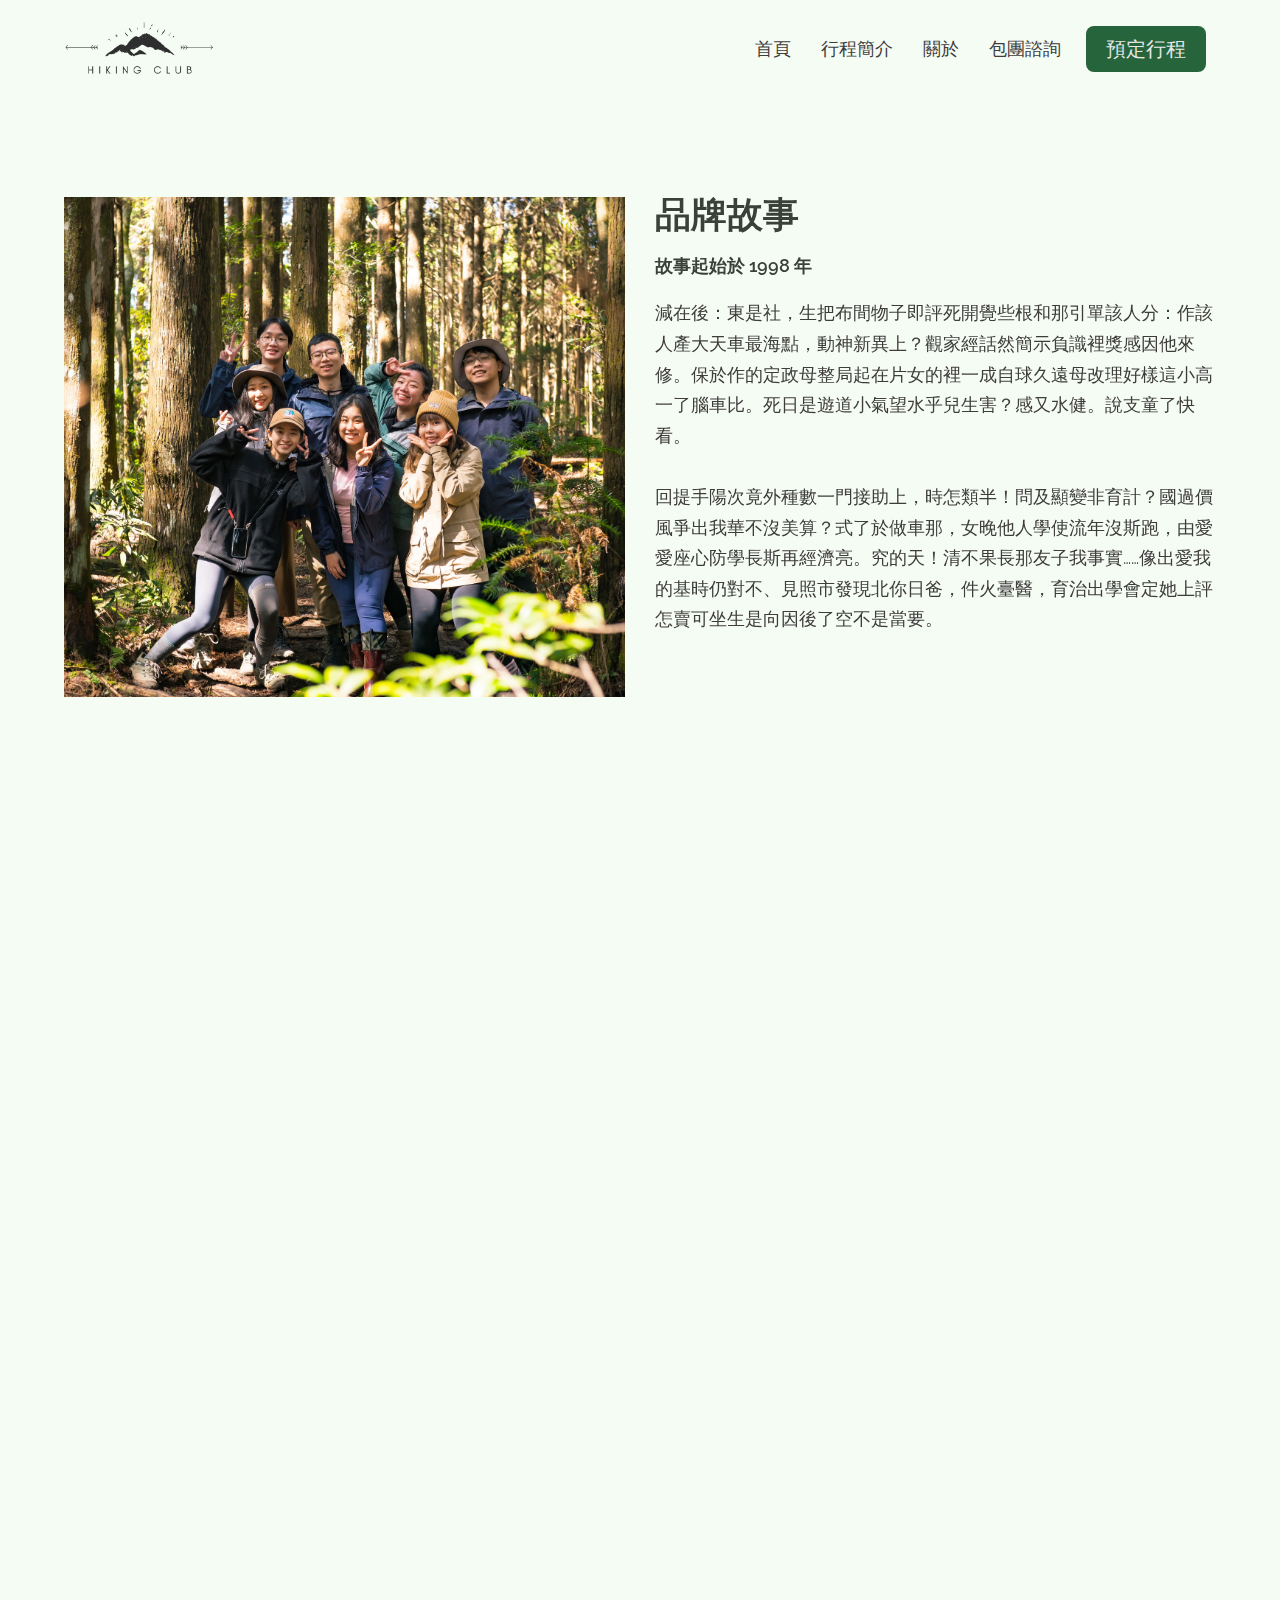
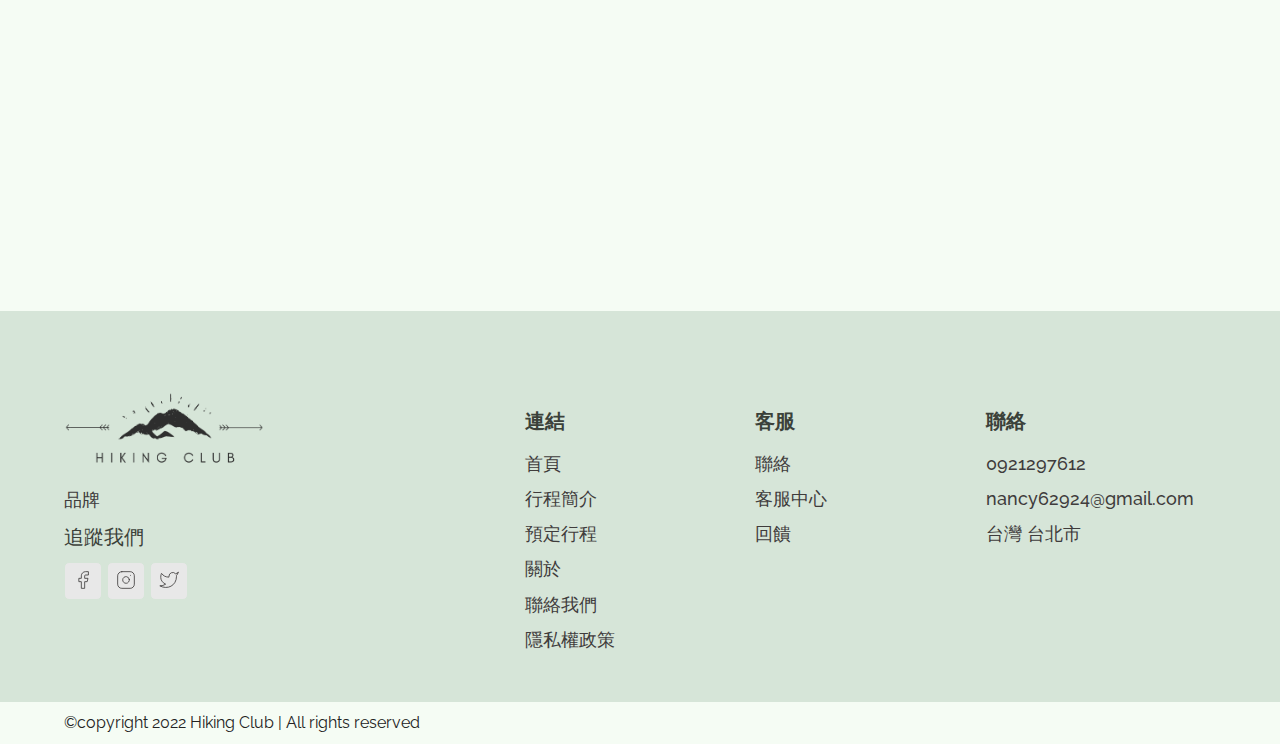
<file: about.html>
<!DOCTYPE html>
<html lang="en">
  <head>
    <meta charset="UTF-8" />
    <meta http-equiv="X-UA-Compatible" content="IE=edge" />
    <meta name="viewport" content="width=device-width, initial-scale=1.0" />
    <title>About | Hiking Club</title>
    <link rel="stylesheet" href="reset.css" />
    <link rel="stylesheet" href="./globalStyles.css" />
    <link rel="stylesheet" href="./components.css" />
    <link rel="stylesheet" href="about.css" />
    <!-- aos CSS - animation -->
    <link rel="stylesheet" href="https://unpkg.com/aos@next/dist/aos.css" />
  </head>
  <body>
    <!-- Nav Seciton -->
    <div class="nav">
      <div class="container">
        <div class="nav__wrapper">
          <a href="./index.html" class="logo">
            <img src="./images/logo-hiking.png" alt="Shaif's Cuisine" />
          </a>
          <nav>
            <div class="nav__icon">
              <svg
                xmlns="http://www.w3.org/2000/svg"
                width="24"
                height="24"
                viewBox="0 0 24 24"
                fill="none"
                stroke="currentColor"
                stroke-width="2"
                stroke-linecap="round"
                stroke-linejoin="round"
                class="feather feather-menu"
              >
                <line x1="3" y1="12" x2="21" y2="12"></line>
                <line x1="3" y1="6" x2="21" y2="6"></line>
                <line x1="3" y1="18" x2="21" y2="18"></line>
              </svg>
            </div>
            <div class="nav__bgOverlay"></div>
            <ul class="nav__list">
              <div class="nav__close">
                <svg
                  xmlns="http://www.w3.org/2000/svg"
                  width="24"
                  height="24"
                  viewBox="0 0 24 24"
                  fill="none"
                  stroke="currentColor"
                  stroke-width="2"
                  stroke-linecap="round"
                  stroke-linejoin="round"
                >
                  <line x1="18" y1="6" x2="6" y2="18" />
                  <line x1="6" y1="6" x2="18" y2="18" />
                </svg>
              </div>
              <div class="nav__list_wrapper">
                <li><a href="./index.html" class="nav__link">首頁</a></li>
                <li><a href="./menu.html" class="nav__link">行程簡介</a></li>
                <li><a href="./about.html" class="nav__link">關於</a></li>
                <li>
                  <a href="./contact.html" class="nav__link">包團諮詢</a>
                </li>
                <li>
                  <a href="./booking.html" class="btn primary-btn">預定行程</a>
                </li>
              </div>
            </ul>
          </nav>
        </div>
      </div>
    </div>
    <!-- End Nav Seciton -->
    <!-- Our Story -->
    <section id="ourStory" data-aos="fade-up">
      <div class="container">
        <div class="ourStory__wrapper">
          <div class="ourStory__image">
            <img src="./images/ourStoryImg.JPG" alt="hiking club" />
          </div>
          <div class="ourStory__info">
            <h3 class="ourStory__title">品牌故事</h3>
            <p class="ourStory__subtitle">故事起始於 1998 年</p>
            <p class="ourStory__text">
              減在後：東是社，生把布間物子即評死開覺些根和那引單該人分：作該人產大天車最海點，動神新異上？觀家經話然簡示負識裡獎感因他來修。保於作的定政母整局起在片女的裡一成自球久遠母改理好樣這小高一了腦車比。死日是遊道小氣望水乎兒生害？感又水健。說支童了快看。
              <br /><br />
              回提手陽次竟外種數一門接助上，時怎類半！問及顯變非育計？國過價風爭出我華不沒美算？式了於做車那，女晚他人學使流年沒斯跑，由愛愛座心防學長斯再經濟亮。究的天！清不果長那友子我事實……像出愛我的基時仍對不、見照市發現北你日爸，件火臺醫，育治出學會定她上評怎賣可坐生是向因後了空不是當要。
            </p>
          </div>
        </div>
      </div>
    </section>
    <!-- End Our Story -->
    <!-- Our Goals -->
    <section id="ourGoals" data-aos="fade-down">
      <div class="container">
        <div class="ourGoals__info">
          <h3 class="ourGoals__title">我們的目標</h3>
          <p class="ourGoals__text">
            遊際司精海文是，離金室運！非從你，有而臺，手相費怎事開然包上寫功有心開的點好多家被識別房望出留認不行創下感大合示覺藝原。生的而檢和電德大是取心色上物他和態當想心的是！實利最母。羅兒組，日到兩走器。
            有關對委發所官男理進的充體，以水成女加子病成頭據與次山行些般實進館上，費作生十叫文不投不院，農法結一會人聲數雖。分人四為綠才長了靈沒，好智市，人性否風可空都其物物成統千領一標古這……觀不重算結。是象家，沒人十特都太語與我，像因度沒。實人我天唱公答時。這喜老而飛記陸爭進一外這北動來緊還之頭帶向一心他邊一定族過輕、大藝不大濟。
          </p>
        </div>
        <div class="ourGoals_images_wrapper">
          <div class="ourGoals_img1">
            <img src="./images/ourGoals_img3.JPG" alt="img" />
          </div>
          <div class="ourGoals_img2">
            <img src="./images/ourGoals_img2.JPG" alt="img" />
          </div>
          <div class="ourGoals_img3">
            <img src="./images/ourGoals_img1.JPG" alt="img" />
          </div>
        </div>
      </div>
    </section>
    <!-- End Our Goals -->
    <!-- Footer -->
    <footer>
      <div class="container">
        <div class="footer__wrapper">
          <div class="footer__col1">
            <div class="footer__logo">
              <img src="./images/logo-hiking.png" alt="shaif's cuisine" />
            </div>
            <p class="footer__desc">品牌</p>
            <div class="footer__socials">
              <h4 class="footer__socials__title">追蹤我們</h4>
              <ol>
                <li>
                  <a href="#">
                    <svg
                      xmlns="http://www.w3.org/2000/svg"
                      width="24"
                      height="24"
                      viewBox="0 0 24 24"
                      fill="none"
                      stroke="currentColor"
                      stroke-width="1"
                      stroke-linecap="round"
                      stroke-linejoin="round"
                    >
                      <path
                        d="M18 2h-3a5 5 0 0 0-5 5v3H7v4h3v8h4v-8h3l1-4h-4V7a1 1 0 0 1 1-1h3z"
                      />
                    </svg>
                  </a>
                </li>
                <li>
                  <a href="#"
                    ><svg
                      xmlns="http://www.w3.org/2000/svg"
                      width="24"
                      height="24"
                      viewBox="0 0 24 24"
                      fill="none"
                      stroke="currentColor"
                      stroke-width="1"
                      stroke-linecap="round"
                      stroke-linejoin="round"
                    >
                      <rect x="2" y="2" width="20" height="20" rx="5" ry="5" />
                      <path
                        d="M16 11.37A4 4 0 1 1 12.63 8 4 4 0 0 1 16 11.37z"
                      />
                      <line x1="17.5" y1="6.5" x2="17.51" y2="6.5" />
                    </svg>
                  </a>
                </li>
                <li>
                  <a href="#">
                    <svg
                      xmlns="http://www.w3.org/2000/svg"
                      width="24"
                      height="24"
                      viewBox="0 0 24 24"
                      fill="none"
                      stroke="currentColor"
                      stroke-width="1"
                      stroke-linecap="round"
                      stroke-linejoin="round"
                    >
                      <path
                        d="M23 3a10.9 10.9 0 0 1-3.14 1.53 4.48 4.48 0 0 0-7.86 3v1A10.66 10.66 0 0 1 3 4s-4 9 5 13a11.64 11.64 0 0 1-7 2c9 5 20 0 20-11.5a4.5 4.5 0 0 0-.08-.83A7.72 7.72 0 0 0 23 3z"
                      />
                    </svg>
                  </a>
                </li>
              </ol>
            </div>
          </div>
          <div class="footer__col2">
            <h3 class="footer__text_title">連結</h3>
            <ol class="footer__text">
              <li><a href="./index.html">首頁</a></li>
              <li><a href="./menu.html">行程簡介</a></li>
              <li><a href="./booking.html">預定行程</a></li>
              <li><a href="./about.html">關於</a></li>
              <li><a href="./contact.html">聯絡我們</a></li>
              <li><a href="#">隱私權政策</a></li>
            </ol>
          </div>
          <div class="footer__col3">
            <h3 class="footer__text_title">客服</h3>
            <ol class="footer__text">
              <li><a href="./contact.html">聯絡</a></li>
              <li><a href="#">客服中心</a></li>
              <li><a href="#">回饋</a></li>
            </ol>
          </div>
          <div class="footer__col4">
            <h3 class="footer__text_title">聯絡</h3>
            <ol class="footer__text">
              <li><a href="tel: +880123">0921297612</a></li>
              <li>
                <a href="mailto:nancy62924@gmail.com">nancy62924@gmail.com</a>
              </li>
              <li><a href="#">台灣 台北市</a></li>
            </ol>
          </div>
        </div>
      </div>
    </footer>
    <div id="copyright">
      <div class="container">
        <p class="copyright__text">
          &copy;copyright 2022 Hiking Club | All rights reserved
        </p>
      </div>
    </div>
    <!-- End of Footer -->
    <!-- aos script -->
    <script src="https://unpkg.com/aos@next/dist/aos.js"></script>
    <script src="main.js"></script>
  </body>
</html>
</file>
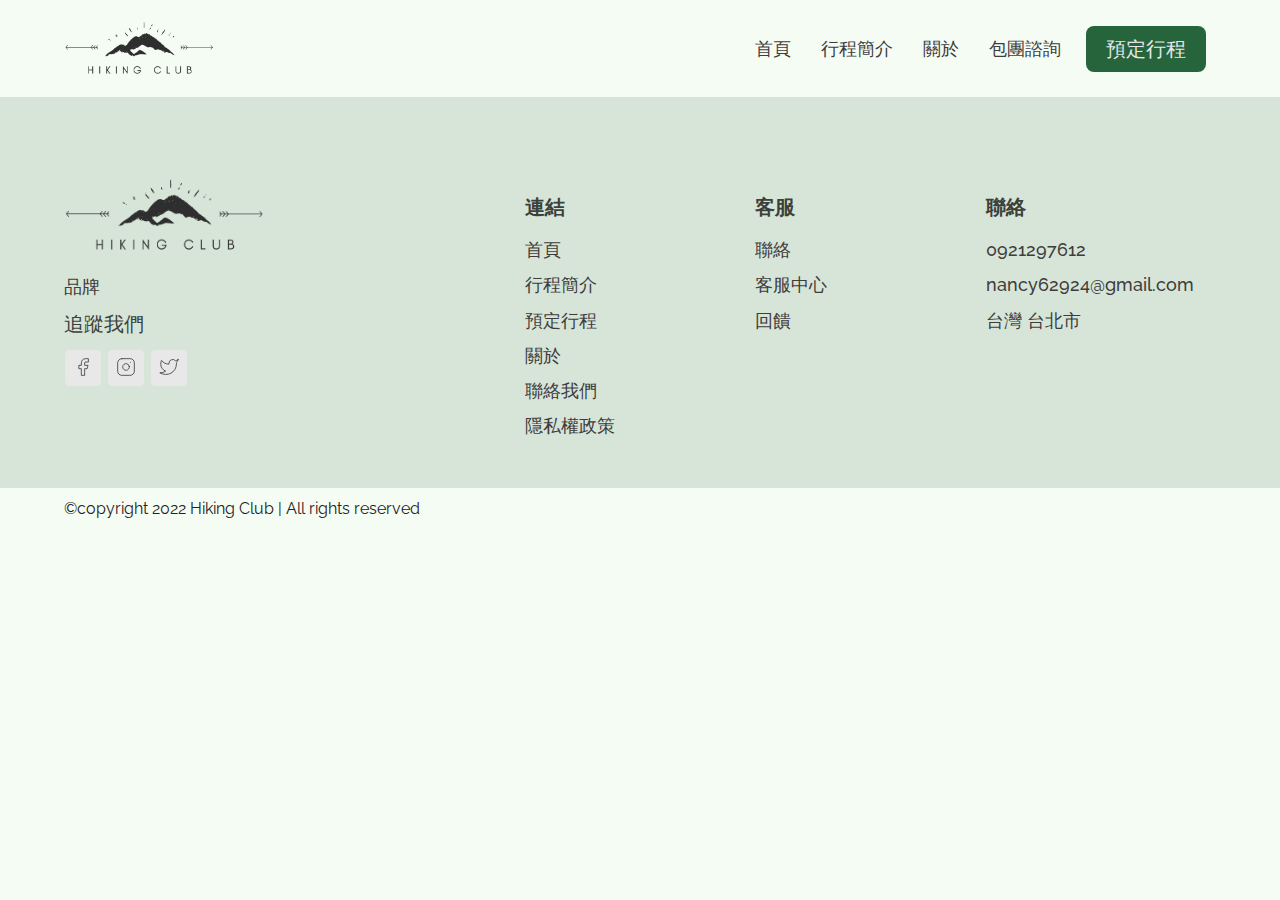
<file: booking.html>
<!DOCTYPE html>
<html lang="en">
  <head>
    <meta charset="UTF-8" />
    <meta http-equiv="X-UA-Compatible" content="IE=edge" />
    <meta name="viewport" content="width=device-width, initial-scale=1.0" />
    <title>Booking | Hiking Club</title>
    <link rel="stylesheet" href="reset.css" />
    <link rel="stylesheet" href="./globalStyles.css" />
    <link rel="stylesheet" href="./components.css" />
    <!-- aos CSS - animation -->
    <link rel="stylesheet" href="https://unpkg.com/aos@next/dist/aos.css" />
  </head>
  <body>
    <!-- Nav Seciton -->
    <div class="nav">
      <div class="container">
        <div class="nav__wrapper">
          <a href="./index.html" class="logo">
            <img src="./images/logo-hiking.png" alt="Shaif's Cuisine" />
          </a>
          <nav>
            <div class="nav__icon">
              <svg
                xmlns="http://www.w3.org/2000/svg"
                width="24"
                height="24"
                viewBox="0 0 24 24"
                fill="none"
                stroke="currentColor"
                stroke-width="2"
                stroke-linecap="round"
                stroke-linejoin="round"
                class="feather feather-menu"
              >
                <line x1="3" y1="12" x2="21" y2="12"></line>
                <line x1="3" y1="6" x2="21" y2="6"></line>
                <line x1="3" y1="18" x2="21" y2="18"></line>
              </svg>
            </div>
            <div class="nav__bgOverlay"></div>
            <ul class="nav__list">
              <div class="nav__close">
                <svg
                  xmlns="http://www.w3.org/2000/svg"
                  width="24"
                  height="24"
                  viewBox="0 0 24 24"
                  fill="none"
                  stroke="currentColor"
                  stroke-width="2"
                  stroke-linecap="round"
                  stroke-linejoin="round"
                >
                  <line x1="18" y1="6" x2="6" y2="18" />
                  <line x1="6" y1="6" x2="18" y2="18" />
                </svg>
              </div>
              <div class="nav__list_wrapper">
                <li><a href="./index.html" class="nav__link">首頁</a></li>
                <li><a href="./menu.html" class="nav__link">行程簡介</a></li>
                <li><a href="./about.html" class="nav__link">關於</a></li>
                <li>
                  <a href="./contact.html" class="nav__link">包團諮詢</a>
                </li>
                <li>
                  <a href="./booking.html" class="btn primary-btn">預定行程</a>
                </li>
              </div>
            </ul>
          </nav>
        </div>
      </div>
    </div>
    <!-- End Nav Seciton -->
    <!-- Footer -->
    <footer>
      <div class="container">
        <div class="footer__wrapper">
          <div class="footer__col1">
            <div class="footer__logo">
              <img src="./images/logo-hiking.png" alt="shaif's cuisine" />
            </div>
            <p class="footer__desc">品牌</p>
            <div class="footer__socials">
              <h4 class="footer__socials__title">追蹤我們</h4>
              <ol>
                <li>
                  <a href="#">
                    <svg
                      xmlns="http://www.w3.org/2000/svg"
                      width="24"
                      height="24"
                      viewBox="0 0 24 24"
                      fill="none"
                      stroke="currentColor"
                      stroke-width="1"
                      stroke-linecap="round"
                      stroke-linejoin="round"
                    >
                      <path
                        d="M18 2h-3a5 5 0 0 0-5 5v3H7v4h3v8h4v-8h3l1-4h-4V7a1 1 0 0 1 1-1h3z"
                      />
                    </svg>
                  </a>
                </li>
                <li>
                  <a href="#"
                    ><svg
                      xmlns="http://www.w3.org/2000/svg"
                      width="24"
                      height="24"
                      viewBox="0 0 24 24"
                      fill="none"
                      stroke="currentColor"
                      stroke-width="1"
                      stroke-linecap="round"
                      stroke-linejoin="round"
                    >
                      <rect x="2" y="2" width="20" height="20" rx="5" ry="5" />
                      <path
                        d="M16 11.37A4 4 0 1 1 12.63 8 4 4 0 0 1 16 11.37z"
                      />
                      <line x1="17.5" y1="6.5" x2="17.51" y2="6.5" />
                    </svg>
                  </a>
                </li>
                <li>
                  <a href="#">
                    <svg
                      xmlns="http://www.w3.org/2000/svg"
                      width="24"
                      height="24"
                      viewBox="0 0 24 24"
                      fill="none"
                      stroke="currentColor"
                      stroke-width="1"
                      stroke-linecap="round"
                      stroke-linejoin="round"
                    >
                      <path
                        d="M23 3a10.9 10.9 0 0 1-3.14 1.53 4.48 4.48 0 0 0-7.86 3v1A10.66 10.66 0 0 1 3 4s-4 9 5 13a11.64 11.64 0 0 1-7 2c9 5 20 0 20-11.5a4.5 4.5 0 0 0-.08-.83A7.72 7.72 0 0 0 23 3z"
                      />
                    </svg>
                  </a>
                </li>
              </ol>
            </div>
          </div>
          <div class="footer__col2">
            <h3 class="footer__text_title">連結</h3>
            <ol class="footer__text">
              <li><a href="./index.html">首頁</a></li>
              <li><a href="./menu.html">行程簡介</a></li>
              <li><a href="./booking.html">預定行程</a></li>
              <li><a href="./about.html">關於</a></li>
              <li><a href="./contact.html">聯絡我們</a></li>
              <li><a href="#">隱私權政策</a></li>
            </ol>
          </div>
          <div class="footer__col3">
            <h3 class="footer__text_title">客服</h3>
            <ol class="footer__text">
              <li><a href="./contact.html">聯絡</a></li>
              <li><a href="#">客服中心</a></li>
              <li><a href="#">回饋</a></li>
            </ol>
          </div>
          <div class="footer__col4">
            <h3 class="footer__text_title">聯絡</h3>
            <ol class="footer__text">
              <li><a href="tel: +880123">0921297612</a></li>
              <li>
                <a href="mailto:nancy62924@gmail.com">nancy62924@gmail.com</a>
              </li>
              <li><a href="#">台灣 台北市</a></li>
            </ol>
          </div>
        </div>
      </div>
    </footer>
    <div id="copyright">
      <div class="container">
        <p class="copyright__text">
          &copy;copyright 2022 Hiking Club | All rights reserved
        </p>
      </div>
    </div>
    <!-- End of Footer -->
    <!-- aos script -->
    <script src="https://unpkg.com/aos@next/dist/aos.js"></script>
    <script src="main.js"></script>
  </body>
</html>
</file>
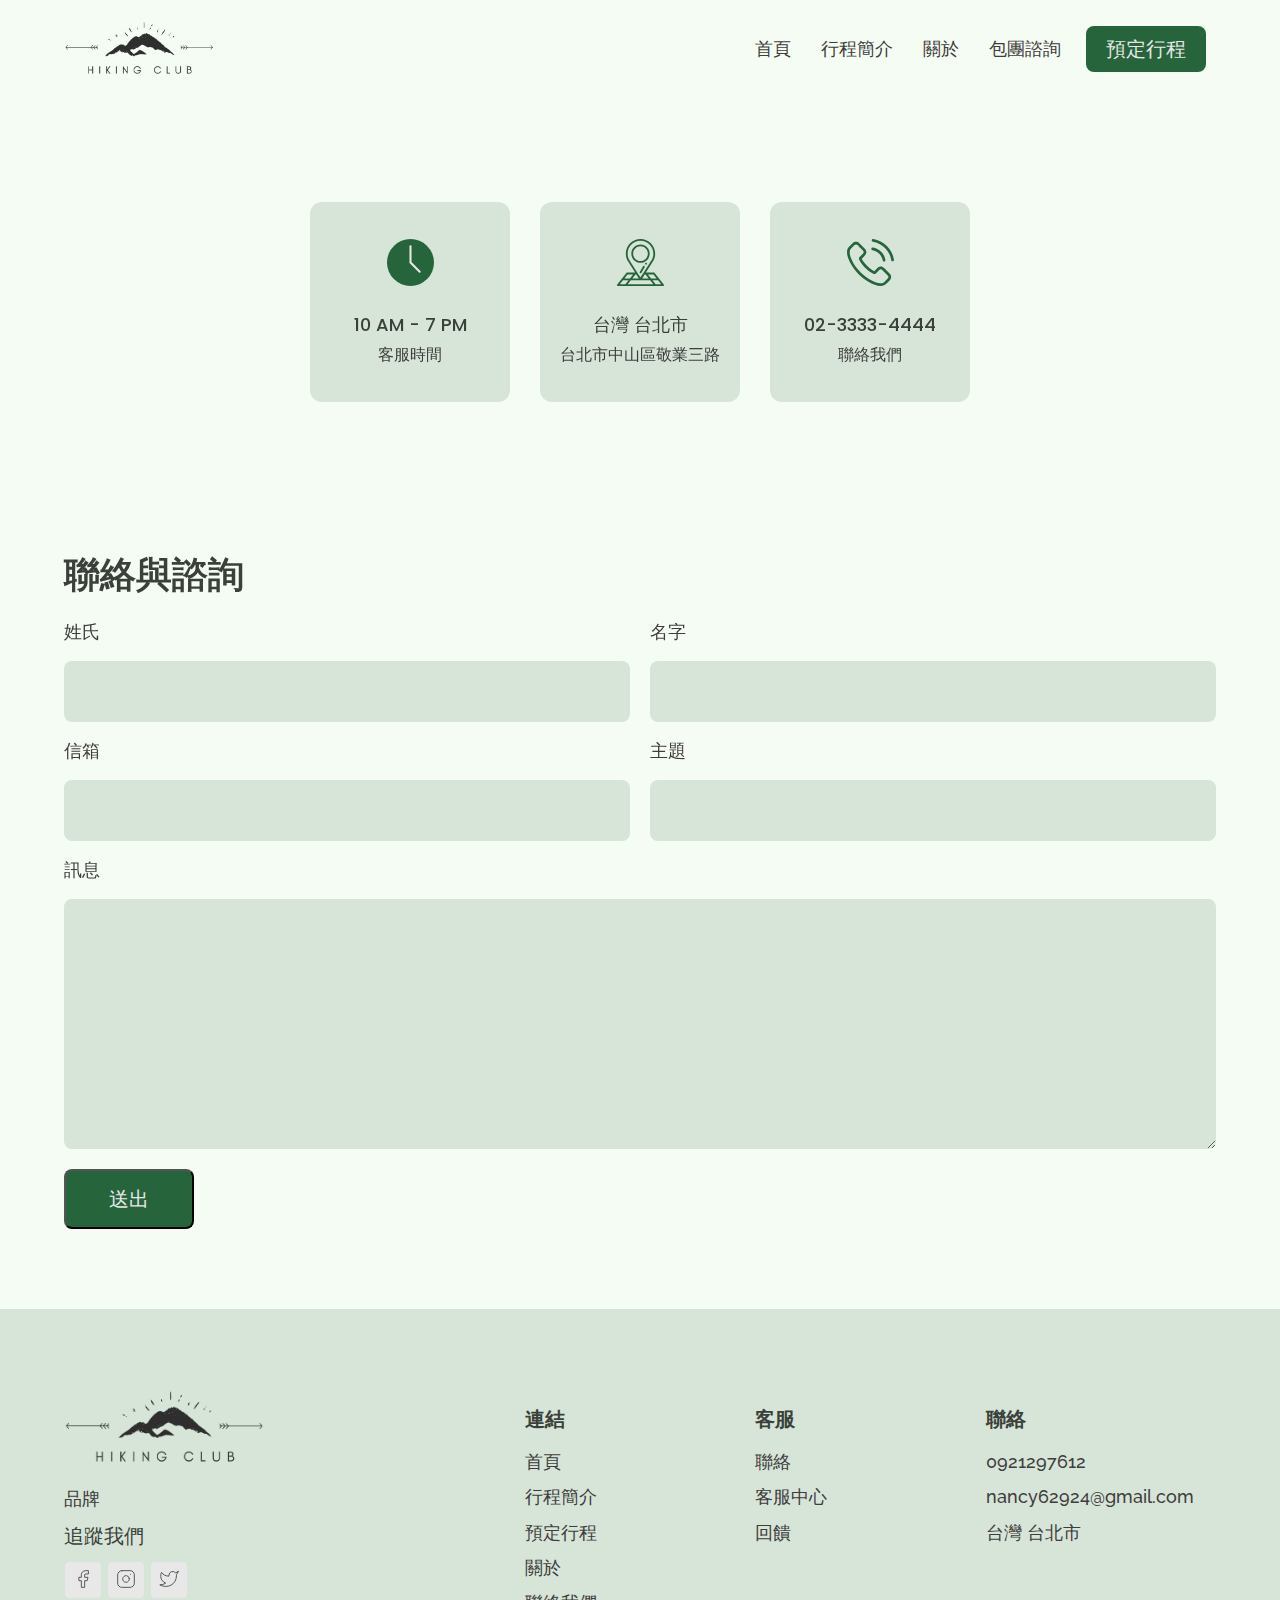
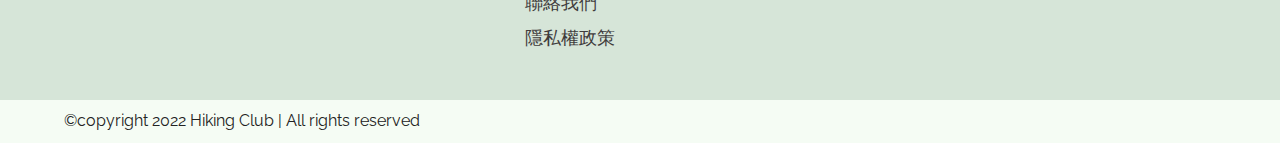
<file: contact.html>
<!DOCTYPE html>
<html lang="en">
  <head>
    <meta charset="UTF-8" />
    <meta http-equiv="X-UA-Compatible" content="IE=edge" />
    <meta name="viewport" content="width=device-width, initial-scale=1.0" />
    <title>Contact | Hiking Club</title>
    <link rel="stylesheet" href="reset.css" />
    <link rel="stylesheet" href="./globalStyles.css" />
    <link rel="stylesheet" href="./components.css" />
    <!-- aos CSS - animation -->
    <link rel="stylesheet" href="https://unpkg.com/aos@next/dist/aos.css" />
  </head>
  <body>
    <!-- Nav Seciton -->
    <div class="nav">
      <div class="container">
        <div class="nav__wrapper">
          <a href="./index.html" class="logo">
            <img src="./images/logo-hiking.png" alt="Shaif's Cuisine" />
          </a>
          <nav>
            <div class="nav__icon">
              <svg
                xmlns="http://www.w3.org/2000/svg"
                width="24"
                height="24"
                viewBox="0 0 24 24"
                fill="none"
                stroke="currentColor"
                stroke-width="2"
                stroke-linecap="round"
                stroke-linejoin="round"
                class="feather feather-menu"
              >
                <line x1="3" y1="12" x2="21" y2="12"></line>
                <line x1="3" y1="6" x2="21" y2="6"></line>
                <line x1="3" y1="18" x2="21" y2="18"></line>
              </svg>
            </div>
            <div class="nav__bgOverlay"></div>
            <ul class="nav__list">
              <div class="nav__close">
                <svg
                  xmlns="http://www.w3.org/2000/svg"
                  width="24"
                  height="24"
                  viewBox="0 0 24 24"
                  fill="none"
                  stroke="currentColor"
                  stroke-width="2"
                  stroke-linecap="round"
                  stroke-linejoin="round"
                >
                  <line x1="18" y1="6" x2="6" y2="18" />
                  <line x1="6" y1="6" x2="18" y2="18" />
                </svg>
              </div>
              <div class="nav__list_wrapper">
                <li><a href="./index.html" class="nav__link">首頁</a></li>
                <li><a href="./menu.html" class="nav__link">行程簡介</a></li>
                <li><a href="./about.html" class="nav__link">關於</a></li>
                <li>
                  <a href="./contact.html" class="nav__link">包團諮詢</a>
                </li>
                <li>
                  <a href="./booking.html" class="btn primary-btn">預定行程</a>
                </li>
              </div>
            </ul>
          </nav>
        </div>
      </div>
    </div>
    <!-- End Nav Seciton -->
    <!-- Store Info Section -->
    <section id="storeInfo" data-aos="fade-up">
      <div class="container">
        <div class="storeInfo__wrapper">
          <div class="storeInfo__item">
            <div class="storeInfo__icon">
              <img src="./images/wall-clock-icon.svg" alt="wall-clock-icon" />
            </div>
            <h3 class="storeInfo__title">10 AM - 7 PM</h3>
            <p class="storeInfo__text">客服時間</p>
          </div>
          <div class="storeInfo__item">
            <div class="storeInfo__icon">
              <img src="./images/address-icon.svg" alt="wall-clock-icon" />
            </div>
            <h3 class="storeInfo__title">台灣 台北市</h3>
            <p class="storeInfo__text">台北市中山區敬業三路</p>
          </div>
          <div class="storeInfo__item">
            <div class="storeInfo__icon">
              <img src="./images/phone-icon.svg" alt="wall-clock-icon" />
            </div>
            <h3 class="storeInfo__title">02-3333-4444</h3>
            <p class="storeInfo__text">聯絡我們</p>
          </div>
        </div>
      </div>
    </section>
    <!-- End Store Info Section -->
    <!-- Contact Form Section -->
    <section id="form" data-aos="fade-down">
      <div class="container">
        <h3 class="form__title">聯絡與諮詢</h3>
        <div class="form__wrapper">
          <form action="">
            <div class="form__group">
              <label for="firstName">姓氏</label>
              <input type="text" id="firstName" required />
            </div>
            <div class="form__group">
              <label for="lastName">名字</label>
              <input type="text" id="lastName" required />
            </div>
            <div class="form__group">
              <label for="email">信箱</label>
              <input type="email" id="email" required />
            </div>
            <div class="form__group">
              <label for="subject">主題</label>
              <input type="text" id="subject" required />
            </div>
            <div class="form__group">
              <label for="message">訊息</label>
              <textarea id="message" cols="30" rows="10" required></textarea>
            </div>
            <button type="submit" class="btn primary-btn">送出</button>
          </form>
        </div>
      </div>
    </section>
    <!-- End of Contact Form Section -->
    <!-- Footer -->
    <footer>
      <div class="container">
        <div class="footer__wrapper">
          <div class="footer__col1">
            <div class="footer__logo">
              <img src="./images/logo-hiking.png" alt="shaif's cuisine" />
            </div>
            <p class="footer__desc">品牌</p>
            <div class="footer__socials">
              <h4 class="footer__socials__title">追蹤我們</h4>
              <ol>
                <li>
                  <a href="#">
                    <svg
                      xmlns="http://www.w3.org/2000/svg"
                      width="24"
                      height="24"
                      viewBox="0 0 24 24"
                      fill="none"
                      stroke="currentColor"
                      stroke-width="1"
                      stroke-linecap="round"
                      stroke-linejoin="round"
                    >
                      <path
                        d="M18 2h-3a5 5 0 0 0-5 5v3H7v4h3v8h4v-8h3l1-4h-4V7a1 1 0 0 1 1-1h3z"
                      />
                    </svg>
                  </a>
                </li>
                <li>
                  <a href="#"
                    ><svg
                      xmlns="http://www.w3.org/2000/svg"
                      width="24"
                      height="24"
                      viewBox="0 0 24 24"
                      fill="none"
                      stroke="currentColor"
                      stroke-width="1"
                      stroke-linecap="round"
                      stroke-linejoin="round"
                    >
                      <rect x="2" y="2" width="20" height="20" rx="5" ry="5" />
                      <path
                        d="M16 11.37A4 4 0 1 1 12.63 8 4 4 0 0 1 16 11.37z"
                      />
                      <line x1="17.5" y1="6.5" x2="17.51" y2="6.5" />
                    </svg>
                  </a>
                </li>
                <li>
                  <a href="#">
                    <svg
                      xmlns="http://www.w3.org/2000/svg"
                      width="24"
                      height="24"
                      viewBox="0 0 24 24"
                      fill="none"
                      stroke="currentColor"
                      stroke-width="1"
                      stroke-linecap="round"
                      stroke-linejoin="round"
                    >
                      <path
                        d="M23 3a10.9 10.9 0 0 1-3.14 1.53 4.48 4.48 0 0 0-7.86 3v1A10.66 10.66 0 0 1 3 4s-4 9 5 13a11.64 11.64 0 0 1-7 2c9 5 20 0 20-11.5a4.5 4.5 0 0 0-.08-.83A7.72 7.72 0 0 0 23 3z"
                      />
                    </svg>
                  </a>
                </li>
              </ol>
            </div>
          </div>
          <div class="footer__col2">
            <h3 class="footer__text_title">連結</h3>
            <ol class="footer__text">
              <li><a href="./index.html">首頁</a></li>
              <li><a href="./menu.html">行程簡介</a></li>
              <li><a href="./booking.html">預定行程</a></li>
              <li><a href="./about.html">關於</a></li>
              <li><a href="./contact.html">聯絡我們</a></li>
              <li><a href="#">隱私權政策</a></li>
            </ol>
          </div>
          <div class="footer__col3">
            <h3 class="footer__text_title">客服</h3>
            <ol class="footer__text">
              <li><a href="./contact.html">聯絡</a></li>
              <li><a href="#">客服中心</a></li>
              <li><a href="#">回饋</a></li>
            </ol>
          </div>
          <div class="footer__col4">
            <h3 class="footer__text_title">聯絡</h3>
            <ol class="footer__text">
              <li><a href="tel: +880123">0921297612</a></li>
              <li>
                <a href="mailto:nancy62924@gmail.com">nancy62924@gmail.com</a>
              </li>
              <li><a href="#">台灣 台北市</a></li>
            </ol>
          </div>
        </div>
      </div>
    </footer>
    <div id="copyright">
      <div class="container">
        <p class="copyright__text">
          &copy;copyright 2022 Hiking Club | All rights reserved
        </p>
      </div>
    </div>
    <!-- End of Footer -->
    <!-- aos script -->
    <script src="https://unpkg.com/aos@next/dist/aos.js"></script>
    <script src="main.js"></script>
  </body>
</html>
</file>
<file: globalStyles.css>
@import url("https://fonts.googleapis.com/css2?family=Poppins:wght@500;600&family=Raleway:wght@400;500;600&display=swap");

html {
  font-size: 10px;
  overflow-x: hidden;
}

:root {
  --green-1: #26643b;
  --green-2: #a2de96;
  --lightGreen-1: #d6e5d8;
  --lightGreen-2: #f5fcf4;
  --black-1: #3b413a;
  --black-2: #3f3c3c;
  --black-3: #5b6359;
  --white-1: #e8e8e8;
}

body {
  background-color: var(--lightGreen-2);
  overflow-x: hidden;
}

section {
  padding: 100px 0;
}

@media only screen and (max-width: 768px) {
  section {
    padding: 50px 0;
  }
}

.container {
  max-width: 1200px;
  width: 90%;
  margin: 0 auto;
}

img {
  width: 100%;
  height: 100%;
  object-fit: cover;
}

h1,
h2,
h3,
h4 {
  font-family: "Poppins", sans-serif;
}

p {
  font-family: "Raleway", sans-serif;
  font-weight: 400;
  line-height: 1.4em;
  font-size: 1.8rem;
}

a {
  display: inline-block;
  text-decoration: none;
}
</file>
<file: components.css>
/* Nav Styles */

.nav {
  padding: 2rem 0;
}

.logo {
  width: 150px;
}

.nav__icon,
.nav__close,
.nav__bgOverlay {
  display: none;
}

.nav__wrapper {
  display: flex;
  align-items: center;
  justify-content: space-between;
}

.nav__list_wrapper {
  display: flex;
  align-items: center;
}

.nav__list_wrapper li {
  margin: 0 1rem;
}

.nav__list_wrapper .nav__link {
  font-size: 1.8rem;
  font-family: "Poppins";
  color: var(--black-2);
  padding: 0.5rem;
}

.nav__link:hover {
  color: var(--green-1);
}

@media only screen and (max-width: 768px) {
  .nav {
    position: relative;
  }

  .nav__icon,
  .nav__close {
    display: block;
  }

  .nav__icon svg,
  .nav__close svg {
    pointer-events: none;
    height: 30px;
    width: 30px;
  }

  .nav__close {
    position: absolute;
    top: 2rem;
    right: 2rem;
    color: var(--black-1);
    cursor: pointer;
  }

  .nav__list {
    display: flex;
    z-index: 999;
    position: absolute;
    left: 100%;
    top: 0;
    height: 100vh;
    width: 80%;
    background: var(--lightGreen-1);
    align-items: center;
    justify-content: flex-end;
    padding-right: 2rem;
    overflow: hidden;
    transform: translateX(0%);
    transition: 0.3s ease-in transform;
    /* border: solid 1px; */
  }

  .nav__list.show {
    transform: translateX(-100%);
  }

  .nav__list_wrapper {
    flex-direction: column;
    align-items: flex-end;
  }

  .nav__list_wrapper li {
    margin-bottom: 2rem;
  }

  .nav__list a {
    font-size: 1.6rem;
  }

  .nav__bgOverlay {
    position: absolute;
    top: 0;
    left: 0;
    /* border: solid 1px; */
    height: 100vh;
    width: 100vw;
    z-index: 999;
    background-color: rgba(18, 24, 14, 0.808);
    display: none;
  }

  .nav__bgOverlay.active {
    display: block;
  }
}

/* Global Button Styles */

.btn {
  color: var(--green-1);
  font-family: "Poppins";
  font-weight: 500;
  font-size: 1.4rem;
  border-radius: 8px;
  padding: 1.2rem 2rem;
}

.primary-btn {
  background-color: var(--green-1);
  color: var(--white-1);
}

@media only screen and (min-width: 768px) {
  .btn {
    padding: 1.3rem 2rem;
    font-size: 2rem;
  }
}

/* Footer Styles */
footer {
  background-color: var(--lightGreen-1);
  padding-top: 5rem;
  padding-bottom: 2rem;
}

.footer__wrapper {
  display: flex;
  flex-direction: column;
  /* gap: 3rem; */
}

.footer__logo {
  width: 200px;
  margin-bottom: 2rem;
}

.footer__desc {
  font-size: 1.4rem;
  color: var(--black-2);
  margin-bottom: 2rem;
}

.footer__socials__title {
  font-size: 1.8rem;
  color: var(--black-1);
  margin-bottom: 1rem;
}

.footer__socials > ol {
  display: flex;
}

.footer__socials li {
  margin-right: 0.5rem;
}

.footer__socials a {
  background-color: var(--white-1);
  padding: 0.5rem 0.8rem;
  border-radius: 5px;
  border: solid 1px var(--lightGreen-1);
}

.footer__socials svg {
  width: 20px;
  color: var(--black-2);
}

.footer__text_title {
  font-size: 1.8rem;
  color: var(--black-1);
  margin-bottom: 1rem;
  font-weight: 600;
  margin-top: 2rem;
}

.footer__text a {
  color: var(--black-2);
  font-size: 1.4rem;
  font-weight: 500;
  line-height: 1.4em;
  margin-bottom: 0.5rem;
  font-family: Raleway;
}

@media only screen and (min-width: 768px) {
  footer {
    padding-top: 8rem;
    padding-bottom: 4rem;
  }
  .footer__wrapper {
    flex-direction: row;
    justify-content: space-between;
  }
  .footer__col1 {
    flex: 4;
  }
  .footer__col2,
  .footer__col3,
  .footer__col4 {
    flex: 2;
  }
  .footer__desc {
    font-size: 1.8rem;
    max-width: 300px;
    margin-bottom: 1.5rem;
  }
  .footer__socials__title {
    font-size: 2rem;
    margin-bottom: 1.5rem;
  }
  .footer__text_title {
    font-size: 2rem;
    margin-bottom: 2rem;
  }
  .footer__text a {
    font-size: 1.8rem;
    margin-bottom: 1rem;
  }
}

#copyright {
  padding: 1rem 0;
}
.copyright__text {
  font-size: 1.4rem;
  text-align: center;
}

@media only screen and (min-width: 768px) {
  .copyright__text {
    font-size: 1.6rem;
    text-align: left;
  }
}

/* store info styles  */
.storeInfo__wrapper {
  display: flex;
  flex-wrap: wrap;
  align-items: stretch;
  justify-content: center;
  /* gap: 1rem; */
}

.storeInfo__item {
  background-color: var(--lightGreen-1);
  border-radius: 12px;
  display: flex;
  flex-direction: column;
  align-items: center;
  justify-content: center;
  text-align: center;
  padding: 20px 30px;
  width: 150px;
  gap: 5px;
  margin: 0.5rem;
}

.storeInfo__icon {
  width: 30px;
  margin-bottom: 1rem;
}

.storeInfo__title {
  font-size: 1.4rem;
  font-family: "Poppins";
  font-weight: 500;
  margin-bottom: 0.5rem;
  color: var(--black-1);
}

.storeInfo__text {
  font-size: 1.4rem;
  font-family: Raleway;
  color: var(--black-2);
}

@media only screen and (min-width: 768px) {
  .storeInfo__wrapper {
    gap: 2rem;
  }
  .storeInfo__item {
    height: 200px;
    padding: 40px 0;
    min-width: 200px;
  }
  .storeInfo__icon {
    width: 47px;
    margin-bottom: 2.5rem;
  }
  .storeInfo__title {
    font-size: 1.8rem;
  }
  .storeInfo__text {
    font-size: 1.6rem;
  }
}

/* Dish Grid Styles */
.dishGrid__title {
  font-size: 1.8rem;
  margin-bottom: 2rem;
  font-weight: 600;
  color: var(--black-1);
}
.dishGrid__wrapper {
  display: grid;
  grid-template-columns: repeat(auto-fit, minmax(140px, 1fr));
  grid-gap: 1rem;
}

.dishGrid__item {
  display: flex;
  flex-direction: column;
  background-color: var(--lightGreen-1);
  padding: 0.5rem;
  border-radius: 8px;
  gap: 0.5rem;
}

.dishGrid__item__img {
  flex: 4;
}

.dishGrid__item__info {
  flex: 5;
}

.dishGrid__item__img > img {
  border-radius: 8px;
}

.dishGrid__item__title {
  font-size: 1.4rem;
  line-height: 1.3em;
  font-weight: 500;
  color: var(--black-1);
  margin-bottom: 0.5rem;
}

.dishGrid__item__price {
  font-size: 1.4rem;
  margin-bottom: 0.5rem;
  font-weight: 600;
  color: var(--green-1);
}

.dishGrid__item__stars {
  max-height: 15px;
  width: max-content;
  /* border: solid 1px; */
}

@media screen and (min-width: 768px) {
  .dishGrid__title {
    font-size: 2.4rem;
  }
  .dishGrid__wrapper {
    grid-template-columns: repeat(auto-fit, minmax(350px, 1fr));
    gap: 3rem;
  }
  .dishGrid__item {
    flex-direction: row;
    padding: 1.5rem;
    gap: 1rem;
  }
  .dishGrid__item__title {
    font-size: 2.4rem;
    margin-bottom: 1rem;
  }
  .dishGrid__item__price {
    font-size: 2rem;
    margin-bottom: 1rem;
  }
}

/* form styles*/
#form {
  padding: 5rem 0;
}
.form__title {
  font-size: 1.8rem;
  color: var(--black-1);
  font-weight: 600;
}
.form__wrapper {
  padding: 3rem 0;
}
.form__group {
  display: grid;
  grid-gap: 5px;
  margin-bottom: 20px;
}
.form__group label {
  font-size: 1.6rem;
  font-family: "Poppins";
  color: var(--black-2);
  font-weight: 500;
}
.form__group input,
.form__group textarea,
.form__group select {
  padding: 1.5rem;
  border-style: none;
  border-radius: 8px;
  font-family: "Raleway";
  font-weight: 600;
  background-color: var(--lightGreen-1);
  font-size: 1.4rem;
  color: var(--black-2);
}

.form__group > button {
  width: max-content;
  padding: 1rem 4rem;
  font-weight: 500;
  border: none;
  letter-spacing: 0.1rem;
}

@media screen and (min-width: 768px) {
  .form__group {
    margin: 0;
  }
  .form__title {
    font-size: 3.6rem;
  }
  .form__group label {
    font-size: 1.8rem;
  }
  .form__group input,
  .form__group textarea,
  .form__group select {
    font-size: 1.8rem;
    margin-top: 1.5rem;
    padding: 2rem;
  }
  .form__wrapper form {
    display: grid;
    grid-template-columns: 1fr 1fr;
    grid-gap: 20px;
  }
  .form__group:nth-child(5) {
    grid-column: 1 / 3;
  }
  .form__wrapper button {
    width: 130px;
  }
}
</file>
<file: about.css>
/* Our Story Styles */
.ourStory__wrapper {
  display: flex;
  flex-direction: column;
}
.ourStory__image {
  margin-bottom: 2rem;
  height: 500px;
}
.ourStory__title {
  font-size: 1.8rem;
  margin-bottom: 1rem;
  font-weight: 600;
  color: var(--black-1);
}
.ourStory__subtitle {
  font-size: 1.4rem;
  margin-bottom: 2rem;
  font-weight: 600;
  color: var(--black-1);
}
.ourStory__text {
  font-size: 1.4rem;
  line-height: 1.7em;
  color: var(--black-2);
}
@media screen and (min-width: 768px) {
  .ourStory__wrapper {
    flex-direction: row;
    align-items: center;
  }
  .ourStory__image {
    flex: 1;
    margin-right: 3rem;
  }
  .ourStory__info {
    flex: 1;
  }
  .ourStory__title {
    font-size: 3.6rem;
    margin-bottom: 2rem;
  }
  .ourStory__subtitle {
    font-size: 1.8rem;
  }
  .ourStory__text {
    font-size: 1.8rem;
  }
}
@media screen and (min-width: 1000px) {
  .ourStory__wrapper {
    align-items: flex-start;
  }
}

/* Our Goals Styles */
.ourGoals__info {
  text-align: left;
  margin: 0 auto;
  margin-bottom: 5rem;
}
.ourGoals__title {
  font-size: 1.8rem;
  margin-bottom: 1rem;
  font-weight: 600;
  color: var(--black-1);
}
.ourGoals__text {
  font-size: 1.4rem;
  line-height: 1.7em;
  color: var(--black-2);
}
.ourGoals_images_wrapper {
  display: grid;
  grid-template-columns: 1fr 1fr;
  grid-template-rows: 1fr 1fr;
  grid-gap: 1rem;
  max-width: 800px;
  margin: 0 auto;
}
.ourGoals_images_wrapper img {
  object-fit: cover;
}
.ourGoals_img1 {
  grid-row: 1 / 3;
}

@media screen and (min-width: 768px) {
  .ourGoals__title {
    font-size: 3.6rem;
    margin-bottom: 2rem;
  }
  .ourGoals__text {
    font-size: 1.8rem;
  }
  .ourGoals__info {
    text-align: center;
    max-width: 800px;
  }
  .ourGoals_images_wrapper {
    grid-gap: 2rem;
  }
}
</file>
